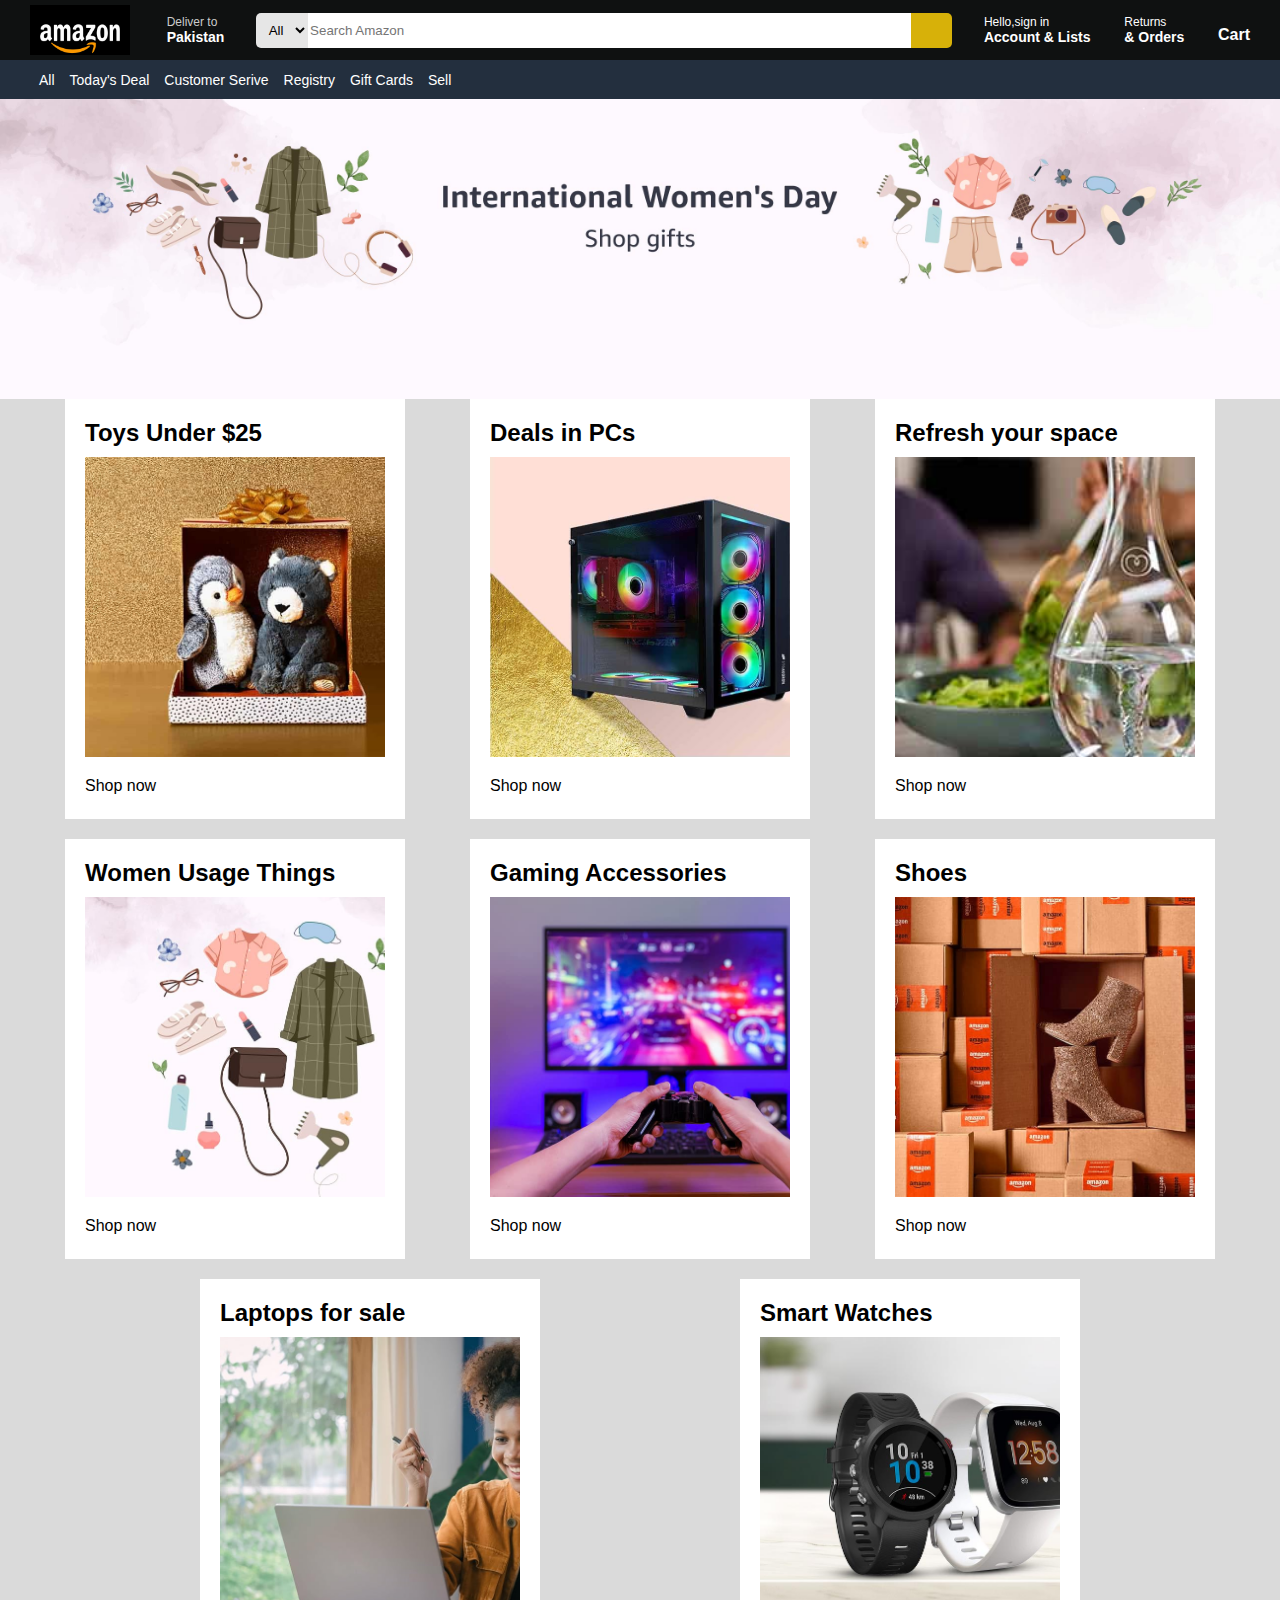
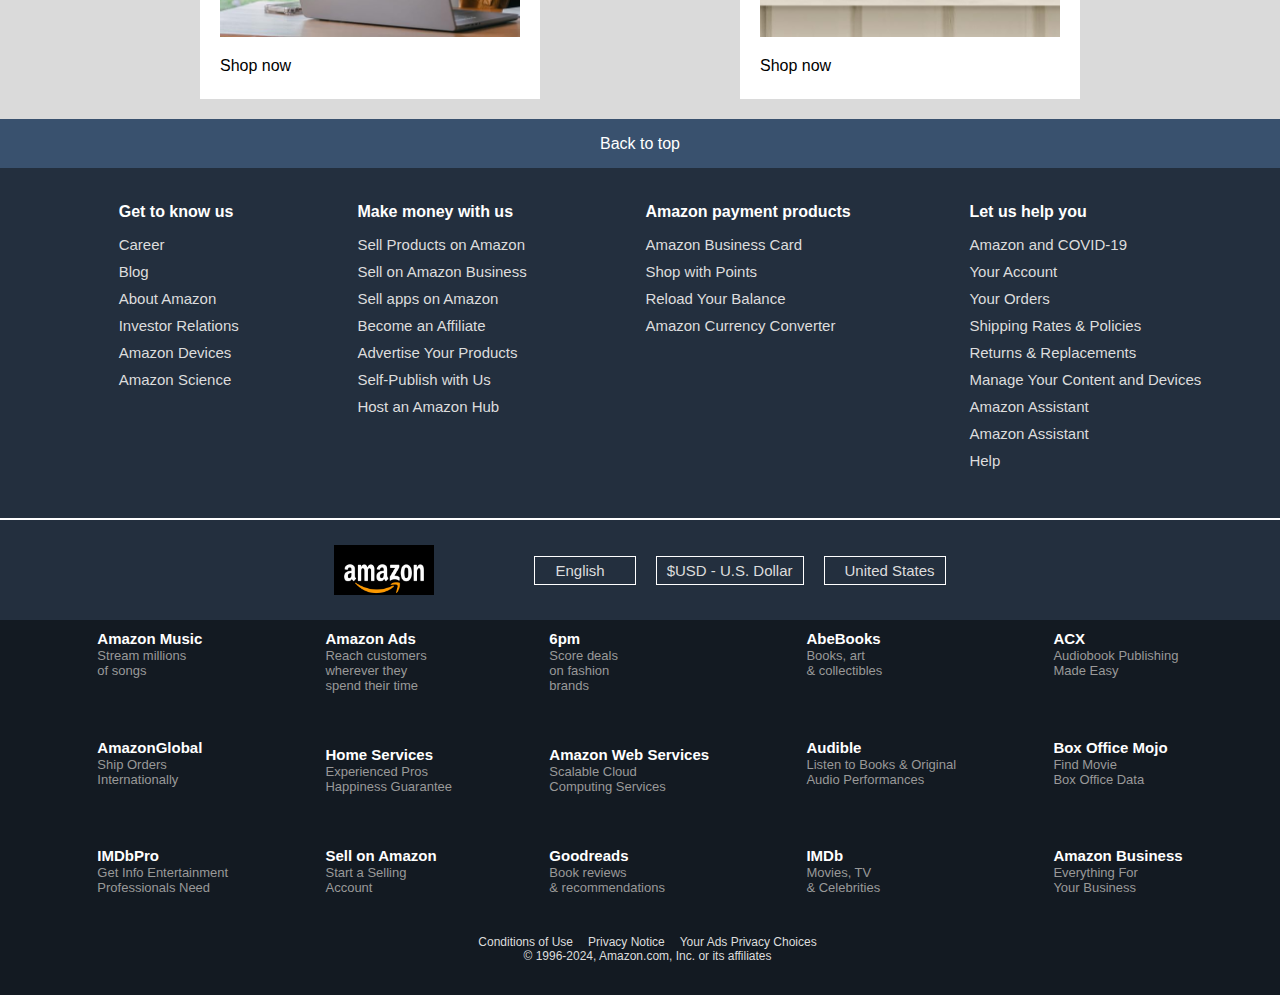
<file: index.html>
<!DOCTYPE html>
<html lang="en">
  <head>
    <meta charset="UTF-8" />
    <meta name="viewport" content="width=device-width, initial-scale=1.0" />
    <title>Amazon</title>
    <link rel="stylesheet" href="style.css" />
    <link
      rel="stylesheet"
      href="https://cdnjs.cloudflare.com/ajax/libs/font-awesome/6.5.1/css/all.min.css"
      integrity="sha512-DTOQO9RWCH3ppGqcWaEA1BIZOC6xxalwEsw9c2QQeAIftl+Vegovlnee1c9QX4TctnWMn13TZye+giMm8e2LwA=="
      crossorigin="anonymous"
      referrerpolicy="no-referrer"
    />
  </head>
  <body>
    <header>
      <div class="navBar">
        <div class="amazon-logo border">
          <div class="logo-picture"></div>
        </div>
        <div class="address border">
          <div class="logo-location">
            <i class="fa-solid fa-location-dot"></i>
          </div>
          <div>
            <p class="address-text1">Deliver to</p>
            <p class="address-text2">Pakistan</p>
          </div>
        </div>
        <div class="search border-search">
          <div>
            <select class="All_options">
              <option value="">All</option>
            </select>
          </div>
          <div>
            <form>
              <input
                class="searchBar"
                type="text"
                placeholder="Search Amazon"
              />
            </form>
          </div>
          <div class="search-icon">
            <i class="fa-solid fa-magnifying-glass"></i>
          </div>
        </div>
        <div class="box4 border">
          <p class="light">Hello,sign in</p>
          <p class="bold">Account & Lists</p>
        </div>
        <div class="box5 border">
          <p class="light">Returns</p>
          <p class="bold">& Orders</p>
        </div>
        <div class="box6 border">
          <div class="cart">
            <i class="fa-solid fa-cart-shopping"></i>
          </div>
          <p class="cart-text">Cart</p>
        </div>
      </div>

      <div class="part2 border-part2">
        <div class="menu-icon">
          <i class="fa-solid fa-bars" style="color: #ffffff"></i>
        </div>
        <p>All</p>

        <p>Today's Deal</p>
        <p>Customer Serive</p>
        <p>Registry</p>
        <p>Gift Cards</p>
        <p>Sell</p>
      </div>
    </header>
    <div class="main-photo"></div>

    <div class="middle">
      <div class="boxx1 boxx">
        <h2 class="box-title">Toys Under $25</h2>
        <div class="image all-image"></div>
        <p class="shop-now">Shop now</p>
      </div>

      <div class="boxx2 boxx">
        <h2 class="box-title">Deals in PCs</h2>
        <div class="image-box2 all-image"></div>
        <p class="shop-now">Shop now</p>
      </div>
      <div class="boxx3 boxx">
        <h2 class="box-title">Refresh your space</h2>
        <div class="image-box3 all-image"></div>
        <p class="shop-now">Shop now</p>
      </div>
      <div class="boxx4 boxx">
        <h2 class="box-title">Women Usage Things</h2>
        <div class="image-box4 all-image"></div>
        <p class="shop-now">Shop now</p>
      </div>
      <div class="boxx5 boxx">
        <h2 class="box-title">Gaming Accessories</h2>
        <div class="image-box5 all-image"></div>
        <p class="shop-now">Shop now</p>
      </div>

      <div class="boxx6 boxx">
        <h2 class="box-title">Shoes</h2>
        <div class="image-box6 all-image"></div>
        <p class="shop-now">Shop now</p>
      </div>
      <div class="boxx7 boxx">
        <h2 class="box-title">Laptops for sale</h2>
        <div class="image-box7 all-image"></div>
        <p class="shop-now">Shop now</p>
      </div>
      <div class="boxx8 boxx">
        <h2 class="box-title">Smart Watches</h2>
        <div class="image-box8 all-image"></div>
        <p class="shop-now">Shop now</p>
      </div>
    </div>

    <footer>
      <div class="footer-div">
        <div class="footer-part1">Back to top</div>
        <div class="footer-part2">
          <div>
            <p>Get to know us</p>
            <ul>
              <a href="#">Career</a>
              <a href="#">Blog</a>
              <a href="#">About Amazon</a>
              <a href="#">Investor Relations</a>
              <a href="#">Amazon Devices</a>
              <a href="#">Amazon Science</a>
            </ul>
          </div>

          <div>
            <p>Make money with us</p>
            <ul>
              <a href="#">Sell Products on Amazon</a>
              <a href="#">Sell on Amazon Business</a>
              <a href="#">Sell apps on Amazon</a>
              <a href="#">Become an Affiliate</a>
              <a href="#">Advertise Your Products</a>
              <a href="#">Self-Publish with Us</a>
              <a href="#">Host an Amazon Hub</a>
            </ul>
          </div>

          <div>
            <p>Amazon payment products</p>
            <ul>
              <a href="#">Amazon Business Card</a>
              <a href="#">Shop with Points</a>
              <a href="#">Reload Your Balance</a>
              <a href="#">Amazon Currency Converter</a>
            </ul>
          </div>

          <div>
            <p>Let us help you</p>
            <ul>
              <a href="#">Amazon and COVID-19</a>
              <a href="#">Your Account</a>
              <a href="#">Your Orders</a>
              <a href="#">Shipping Rates & Policies</a>
              <a href="#">Returns & Replacements</a>
              <a href="#">Manage Your Content and Devices</a>
              <a href="#">Amazon Assistant</a>
              <a href="#">Amazon Assistant</a>
              <a href="#">Help</a>
            </ul>
          </div>
        </div>
        <hr />
        <div class="footer-part3">
          <div class="amazon-logo"></div>
          <a href="#" class="anchor">
            <div><i class="fa-solid fa-globe" style="color: #ffffff"></i></div>
            <p style="margin-left: 10px; margin-right: 10px">English</p>
            <div style="margin-left: 10px">
              <i class="fa-solid fa-up-down"></i>
            </div>
          </a>

          <a href="#">
            <p>$USD - U.S. Dollar</p>
          </a>
          <a>
            <div style="margin-right: 10px">
              <i class="fa-solid fa-flag-usa"></i>
            </div>
            <p>United States</p>
          </a>
        </div>
        <div class="footer-part4">
          <div class="footer-part4-column1 footer-part4-column">
            <div>
              <a href="#">Amazon Music</a>
              <p>
                Stream millions<br />
                of songs
              </p>
            </div>

            <div>
              <a href="#"> AmazonGlobal </a>
              <p>
                Ship Orders <br />
                Internationally
              </p>
            </div>

            <div>
              <a href="#"> IMDbPro</a>
              <p>
                Get Info Entertainment<br />
                Professionals Need
              </p>
            </div>
          </div>

          <div class="footer-part4-column2 footer-part4-column">
            <div>
              <a href="#"> Amazon Ads</a>
              <p>
                Reach customers<br />
                wherever they<br />
                spend their time
              </p>
            </div>
            <div>
              <a href="#"> Home Services </a>
              <p>
                Experienced Pros<br />
                Happiness Guarantee
              </p>
            </div>
            <div>
              <a href="#"> Sell on Amazon </a>
              <p>
                Start a Selling <br />
                Account
              </p>
            </div>
          </div>
          <div class="footer-part4-column3 footer-part4-column">
            <div>
              <a href="#">6pm</a>
              <p>
                Score deals<br />
                on fashion<br />
                brands
              </p>
            </div>

            <div>
              <a href="#"> Amazon Web Services</a>
              <p>
                Scalable Cloud<br />
                Computing Services
              </p>
            </div>
            <div>
              <a href="#"> Goodreads</a>
              <p>
                Book reviews<br />
                & recommendations
              </p>
            </div>
          </div>

          <div class="footer-part4-column4 footer-part4-column">
            <div>
              <a href="#"> AbeBooks</a>
              <p>
                Books, art<br />
                & collectibles
              </p>
            </div>
            <div>
              <a href="#"> Audible</a>
              <p>
                Listen to Books & Original<br />
                Audio Performances
              </p>
            </div>

            <div>
              <a href="#"> IMDb</a>
              <p>
                Movies, TV<br />
                & Celebrities
              </p>
            </div>
          </div>

          <div class="footer-part4-column5 footer-part4-column">
            <div>
              <a href="#"> ACX</a>
              <p>
                Audiobook Publishing<br />
                Made Easy
              </p>
            </div>

            <div>
              <a href="#"> Box Office Mojo</a>
              <p>
                Find Movie<br />
                Box Office Data
              </p>
            </div>

            <div>
              <a href="#"> Amazon Business </a>
              <p>
                Everything For <br />
                Your Business
              </p>
            </div>
          </div>
        </div>

        <div class="footer-part5">
          <div class="part5">
            <p>Conditions of Use</p>
            <p>Privacy Notice</p>
            <p>Your Ads Privacy Choices</p>
          </div>
          <div class="part5">
            <p>&#169; 1996-2024, Amazon.com, Inc. or its affiliates</p>
          </div>
        </div>
      </div>
    </footer>
  </body>
</html>
</file>
<file: style.css>
* {
  margin: 0;
  box-sizing: border-box;
  font-family: arial;
}

.navBar {
  height: 60px;
  background-color: #0f1111;
  display: flex;
  color: white;
  align-items: center;
  justify-content: space-evenly;
}

/* Box #1 */

.logo-picture {
  background-image: url("logo5.jpeg");
  background-size: cover;
  height: 50px;
  width: 100px;
}

.border {
  padding: 3px;
  border: 1.5px solid transparent;
}
.border:hover {
  padding: 3px;
  border: 1.5px solid white;
}
/* Box 2 */

.address {
  display: flex;
  align-items: center;
}
.address-text1 {
  font-weight: lighter;
  color: #cccccc;
  margin-left: 3px;
  font-size: 12px;
}
.address-text2 {
  font-weight: bolder;
  color: white;
  margin-left: 3px;
  font-size: 14px;
}

/* Box 3 */
.search {
  display: flex;
  align-items: center;

  height: 40px;
  width: 700px;
  padding: 0;
  border: none;
}
.All_options {
  border-top-left-radius: 5px;
  border-bottom-left-radius: 5px;
  text-align: center;
  height: 35px;
  width: 52px;
  border: none; /* Remove border */
  margin: 0;
  padding: 0;
  background-color: #e6e6e6;
}

.searchBar {
  width: 603px;
  height: 35px;
  border: none; /* Remove border */
}

.search-icon {
  border-top-right-radius: 5px;
  border-bottom-right-radius: 5px;
  background-color: rgb(215, 177, 9);
  height: 35px;
  width: 45px;
  border: none;
  text-align: center;
  line-height: 35px; /* Center the content vertically */
}

.border-search {
  border: 2px solid transparent;
  border-radius: 5px;
}
.border-search:hover {
  border: 2px solid rgb(215, 177, 9);
  border-radius: 5px;
}
/* Box #4 & Box #5 */

.box4-select {
  background-color: black;
  color: red;
}

.light {
  font-weight: lighter;
  font-size: 12px;
}
.bold {
  font-weight: bolder;
  font-size: 14px;
}

/* Box #6 */

.box6 {
  display: flex;
  align-items: center;
}
.cart {
  font-size: 30px;
}
.cart-text {
  margin-top: 10px;
  font-weight: bolder;
}

/* -----------Part #2 ------------ */

.part2 {
  background-color: #232f3e;
  height: 39px;
  display: flex;
  align-items: center;

  border: none;
}
.menu-icon {
  margin-left: 20px;
}
.part2 p {
  margin-left: 15px;
  color: white;
  font-size: 14px;
}
.border-part2 {
  border: 1.5px solid transparent;
  padding: 3px;
}
.border-part2 :hover {
  padding: 3px;
  border: 1.5px solid white;
}

.main-photo {
  background-image: url(main-pic.jpeg);
  background-size: cover;
  height: 300px;

  background-color: black;
}

.middle {
  background-color: rgba(216, 216, 216, 0.943);
  display: flex;
  flex-wrap: wrap;
  justify-content: space-evenly;
}
.boxx {
  height: 420px;
  width: 340px;
  background-color: #ffffff;
  margin-bottom: 20px;
}

.image {
  background-image: url("toy.jpg");
  background-size: cover;
}
.all-image {
  height: 300px;
  width: 300px;
  margin-top: 10px;
  margin-left: 20px;
}
.image-box2 {
  background-image: url("pc.jpg");
  background-size: cover;
}
.image-box3 {
  background-image: url("refresh.jpg");
  background-size: cover;
}
.image-box4 {
  background-image: url("women.jpg");
  background-size: cover;
}
.image-box5 {
  background-image: url("gamings.jpg");
  background-size: cover;
}
.image-box6 {
  background-image: url("shoes.jpg");
  background-size: cover;
}
.image-box7 {
  background-image: url("laptop.jpg");
  background-size: cover;
}
.image-box8 {
  background-image: url("smartWatches.jpg");
  background-size: cover;
}

.box-title {
  margin-top: 20px;
  margin-left: 20px;
}
.shop-now {
  margin-left: 20px;
  margin-top: 20px;
}

.footer-part1 {
  display: flex;
  align-items: center;
  justify-content: center;
  color: white;
  height: 49px;
  width: 100%;
  background-color: #39516e;
}

.footer-part2 {
  height: 350px;
  background-color: #232f3e;
  color: white;
  display: flex;
  justify-content: space-evenly;
}
ul {
  list-style: none;
  font-weight: lighter;
  font-size: 15px;
}
.footer-part2 p {
  margin-left: 40px;
  margin-bottom: 15px;
  margin-top: 35px;
  font-weight: bolder;
}
.footer-part2 a {
  margin-bottom: 10px;
  color: #dddddd;
  text-decoration: none;
  display: block;
  font-size: 15px;
}

.footer-part2 hr {
  border-top: 1px solid red;
  border-radius: 5px;
}

.footer-part3 {
  background-color: #232f3e;
  color: white;
  display: flex;
  justify-content: center;
  align-items: center;
  height: 100px;
}
hr {
  border: 0.1px solid white;
}
.footer-part3 .amazon-logo {
  background-image: url("logo5.jpeg");
  background-size: cover;
  height: 50px;
  width: 100px;
  margin-right: 80px;
}

.footer-part3 a {
  color: #dddddd;
  display: flex;
  border: 1px solid white;
  padding: 5px;
  padding-left: 10px;
  padding-right: 10px;
  margin-left: 20px;
  text-decoration: none;
  font-size: 15px;
}
.footer-part4 {
  height: 315px;
  background-color: #131a22;
  color: white;
  display: flex;
  justify-content: space-evenly;
}

.footer-part4-column {
  display: flex;
  flex-direction: column;
  justify-content: space-between;
}

.footer-part4-column > div {
  margin-top: 10px;
  margin-bottom: 40px;
}
.footer-part4 a {
  font-size: 15px;
  text-decoration: none;
  color: white;
  font-weight: bold;
}
.footer-part4 p {
  color: #999999;
  font-size: 13px;
}

.footer-part5 {
  height: 60px;
  background-color: #131a22;
  color: #dddddd;
  font-size: 12px;
}

.footer-part5 .part5 {
  display: flex;
  justify-content: center;
  font-weight: 545;
}
.footer-part5 p {
  margin-left: 15px;
}
</file>
